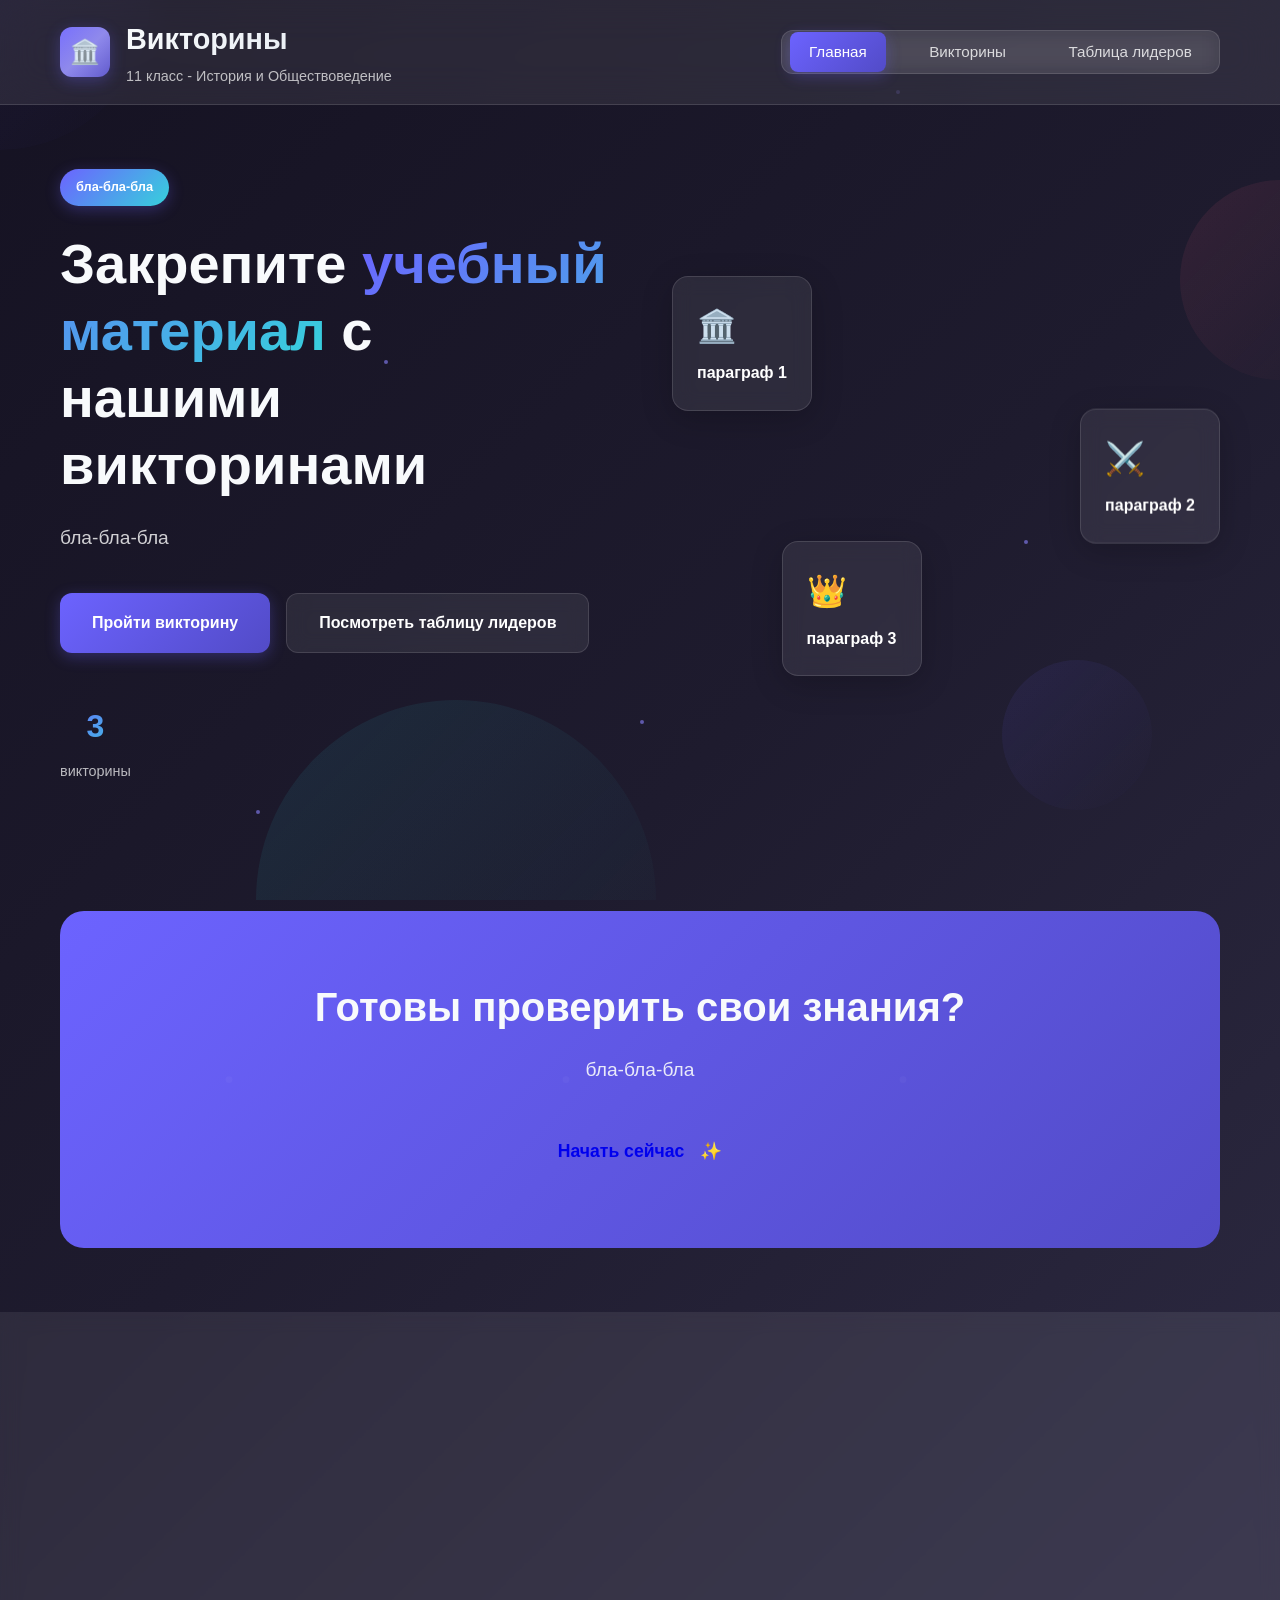
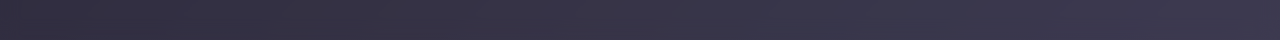
<file: index.html>
<!DOCTYPE html>
<html lang="ru">
<head>
    <meta charset="UTF-8">
    <meta name="viewport" content="width=device-width, initial-scale=1.0">
    <title>Исторические Викторины - Главная</title>
    <link rel="stylesheet" href="style.css">
</head>
<body>
    <!-- Анимированный фон -->
    <div class="animated-bg">
        <div class="bg-shape shape-1"></div>
        <div class="bg-shape shape-2"></div>
        <div class="bg-shape shape-3"></div>
        <div class="bg-shape shape-4"></div>
    </div>

    <!-- Плавающие частицы -->
    <div class="floating-particles">
        <div class="particle"></div>
        <div class="particle"></div>
        <div class="particle"></div>
        <div class="particle"></div>
        <div class="particle"></div>
        <div class="particle"></div>
    </div>

    <header>
        <div class="container">
            <div class="header-content">
                <div class="logo" onclick="window.location.href='index.html'">
                    <div class="logo-icon">
                        <div class="logo-shine"></div>
                        🏛️
                    </div>
                    <div class="logo-text">
                        <h1>Викторины</h1>
                        <p>11 класс - История и Обществоведение</p>
                    </div>
                </div>
                <nav>
                    <ul>
                        <li><a href="index.html" class="active">Главная</a></li>
                        <li><a href="quiz.html">Викторины</a></li>
                        <li><a href="leaders.html">Таблица лидеров</a></li>
                    </ul>
                </nav>
            </div>
        </div>
    </header>

    <main class="container">
        <section class="hero">
            <div class="hero-content">
                <div class="hero-badge">бла-бла-бла</div>
                <h2>Закрепите <span class="text-gradient">учебный материал</span> с нашими викторинами</h2>
                <p>бла-бла-бла</p>
                <div class="hero-actions">
                    <a href="quiz.html" class="btn btn-primary">
                        <span>Пройти викторину</span>
                        <div class="btn-shine"></div>
                    </a>
                    <a href="leaders.html" class="btn btn-secondary">
                        <span>Посмотреть таблицу лидеров</span>
                    </a>
                </div>
                <div class="hero-stats">
                    <div class="stat">
                        <div class="stat-number">3</div>
                        <div class="stat-label">викторины</div>
                    </div>
                </div>
            </div>
            <div class="hero-visual">
                <div class="floating-card card-1">
                    <div class="card-icon">🏛️</div>
                    <div class="card-title">параграф 1</div>
                </div>
                <div class="floating-card card-2">
                    <div class="card-icon">⚔️</div>
                    <div class="card-title">параграф 2</div>
                </div>
                <div class="floating-card card-3">
                    <div class="card-icon">👑</div>
                    <div class="card-title">параграф 3</div>
                </div>
            </div>
        </section>

        <section class="cta-section">
            <div class="cta-content">
                <h2>Готовы проверить свои знания?</h2>
                <p>бла-бла-бла</p>
                <a href="quiz.html" class="btn btn-large">
                    <span>Начать сейчас</span>
                    <div class="btn-sparkle">✨</div>
                </a>
            </div>
        </section>
    </main>

    <footer>
        <div class="container">
            <div class="footer-content">
                <div class="footer-main">
                    <div class="footer-logo">
                        <div class="logo-icon">🏛️</div>
                        <div class="logo-text">
                            <h3>Викторины</h3>
                            <p>бла-бла-бла</p>
                        </div>
                    </div>
                    <div class="footer-links">
                        <div class="link-group">
                            <h4>Навигация</h4>
                            <a href="index.html">Главная</a>
                            <a href="quiz.html">Викторины</a>
                            <a href="leaders.html">Таблица лидеров</a>
                        </div>
                        <div class="link-group">
                            <h4>Параграфы</h4>
                            <a href="quiz.html">§ 14. Культура Беларуси</a>
                            <a href="quiz.html">§ 15. Средневековье</a>
                            <a href="quiz.html">§ 16. Российская Империя</a>
                        </div>
                    </div>
                </div>
                <div class="footer-bottom">
                    <div class="footer-info">
                        <p>&copy; 2025 - Все права защищены. Викторины.</p>
                        <p>История и Обществоведение</p>
                    </div>
                    <div class="footer-badge">
                        <div class="badge-icon">🚀</div>
                        <span>бла-бла-бла</span>
                    </div>
                </div>
            </div>
        </div>
    </footer>

    <script>
        document.addEventListener('DOMContentLoaded', function() {
            const cards = document.querySelectorAll('.floating-card');
            cards.forEach((card, index) => {
                card.style.animationDelay = `${index * 0.5}s`;
            });
            
            const particles = document.querySelectorAll('.particle');
            particles.forEach((particle, index) => {
                particle.style.animationDelay = `${index * 2}s`;
            });
        });
    </script>
</body>
</html>
</file>
<file: style.css>
:root {
    --primary: #6C63FF;
    --primary-light: #8A84FF;
    --primary-dark: #524BC7;
    --secondary: #FF6584;
    --secondary-light: #FF8DA3;
    --secondary-dark: #E04A6D;
    --accent: #36D1DC;
    --accent-light: #67E8F9;
    --accent-dark: #0EA5E9;
    --success: #10B981;
    --warning: #F59E0B;
    --error: #EF4444;
    --dark: #1E1B2E;
    --darker: #151222;
    --light: #F8FAFC;
    --gray: #64748B;
    --glass-bg: rgba(255, 255, 255, 0.08);
    --glass-border: rgba(255, 255, 255, 0.12);
    --glass-shadow: 0 8px 32px rgba(0, 0, 0, 0.2);
}

* {
    margin: 0;
    padding: 0;
    box-sizing: border-box;
}

@import url('https://fonts.googleapis.com/css2?family=Inter:wght@300;400;500;600;700;800&display=swap');

body {
    font-family: 'Inter', sans-serif;
    line-height: 1.6;
    color: var(--light);
    background: linear-gradient(135deg, var(--darker) 0%, var(--dark) 50%, #2D2A42 100%);
    min-height: 100vh;
    overflow-x: hidden;
}

.container {
    max-width: 1200px;
    margin: 0 auto;
    padding: 0 20px;
}

/* Анимированный фон */
.animated-bg {
    position: fixed;
    top: 0;
    left: 0;
    width: 100%;
    height: 100%;
    z-index: -2;
    overflow: hidden;
}

.bg-shape {
    position: absolute;
    border-radius: 50%;
    background: linear-gradient(135deg, var(--primary), transparent);
    opacity: 0.1;
    animation: float 20s infinite linear;
}

.shape-1 {
    width: 300px;
    height: 300px;
    top: -150px;
    left: -150px;
    animation-delay: 0s;
}

.shape-2 {
    width: 200px;
    height: 200px;
    top: 20%;
    right: -100px;
    animation-delay: -5s;
    background: linear-gradient(135deg, var(--secondary), transparent);
}

.shape-3 {
    width: 400px;
    height: 400px;
    bottom: -200px;
    left: 20%;
    animation-delay: -10s;
    background: linear-gradient(135deg, var(--accent), transparent);
}

.shape-4 {
    width: 150px;
    height: 150px;
    bottom: 10%;
    right: 10%;
    animation-delay: -15s;
}

@keyframes float {
    0% {
        transform: translate(0, 0) rotate(0deg);
    }
    33% {
        transform: translate(30px, -50px) rotate(120deg);
    }
    66% {
        transform: translate(-20px, 20px) rotate(240deg);
    }
    100% {
        transform: translate(0, 0) rotate(360deg);
    }
}

/* Плавающие частицы */
.floating-particles {
    position: fixed;
    top: 0;
    left: 0;
    width: 100%;
    height: 100%;
    z-index: -1;
    pointer-events: none;
}

.particle {
    position: absolute;
    width: 4px;
    height: 4px;
    background: var(--primary-light);
    border-radius: 50%;
    opacity: 0.6;
    animation: particle-float 15s infinite linear;
}

.particle:nth-child(1) {
    top: 20%;
    left: 10%;
    animation-delay: 0s;
}

.particle:nth-child(2) {
    top: 60%;
    left: 80%;
    animation-delay: -2s;
}

.particle:nth-child(3) {
    top: 40%;
    left: 30%;
    animation-delay: -4s;
}

.particle:nth-child(4) {
    top: 80%;
    left: 50%;
    animation-delay: -6s;
}

.particle:nth-child(5) {
    top: 10%;
    left: 70%;
    animation-delay: -8s;
}

.particle:nth-child(6) {
    top: 90%;
    left: 20%;
    animation-delay: -10s;
}

@keyframes particle-float {
    0% {
        transform: translateY(0) translateX(0);
        opacity: 0;
    }
    10% {
        opacity: 0.6;
    }
    90% {
        opacity: 0.6;
    }
    100% {
        transform: translateY(-100vh) translateX(100px);
        opacity: 0;
    }
}

/* Шапка */
header {
    background: var(--glass-bg);
    backdrop-filter: blur(20px);
    border-bottom: 1px solid var(--glass-border);
    padding: 1rem 0;
    position: sticky;
    top: 0;
    z-index: 1000;
}

.header-content {
    display: flex;
    justify-content: space-between;
    align-items: center;
}

.logo {
    display: flex;
    align-items: center;
    gap: 1rem;
    cursor: pointer;
    transition: all 0.3s ease;
    position: relative;
}

.logo:hover {
    transform: translateY(-2px);
}

.logo-icon {
    width: 50px;
    height: 50px;
    background: linear-gradient(135deg, var(--primary), var(--primary-dark));
    border-radius: 12px;
    display: flex;
    align-items: center;
    justify-content: center;
    font-size: 1.5rem;
    position: relative;
    overflow: hidden;
    box-shadow: 0 4px 15px rgba(108, 99, 255, 0.3);
}

.logo-shine {
    position: absolute;
    top: -50%;
    left: -50%;
    width: 200%;
    height: 200%;
    background: linear-gradient(
        to right,
        rgba(255, 255, 255, 0) 0%,
        rgba(255, 255, 255, 0.3) 50%,
        rgba(255, 255, 255, 0) 100%
    );
    transform: rotate(45deg);
    animation: shine 3s infinite;
}

@keyframes shine {
    0% {
        left: -50%;
    }
    100% {
        left: 150%;
    }
}

.logo-text h1 {
    font-size: 1.8rem;
    background: linear-gradient(135deg, var(--light), #E2E8F0);
    -webkit-background-clip: text;
    -webkit-text-fill-color: transparent;
    margin-bottom: 0.2rem;
    font-weight: 800;
}

.logo-text p {
    font-size: 0.9rem;
    color: rgba(255, 255, 255, 0.7);
    font-weight: 500;
}

/* Навигация */
nav ul {
    display: flex;
    list-style: none;
    gap: 1.5rem;
    background: var(--glass-bg);
    backdrop-filter: blur(10px);
    padding: 0.5rem;
    border-radius: 12px;
    border: 1px solid var(--glass-border);
}

nav a {
    text-decoration: none;
    color: rgba(255, 255, 255, 0.8);
    font-weight: 500;
    padding: 0.7rem 1.2rem;
    border-radius: 8px;
    transition: all 0.3s ease;
    position: relative;
    font-size: 0.95rem;
}

nav a:hover {
    color: white;
    background: rgba(255, 255, 255, 0.1);
    transform: translateY(-1px);
}

nav a.active {
    color: white;
    background: linear-gradient(135deg, var(--primary), var(--primary-dark));
    box-shadow: 0 4px 15px rgba(108, 99, 255, 0.3);
}

/* Главный экран */
.hero {
    display: grid;
    grid-template-columns: 1fr 1fr;
    gap: 4rem;
    align-items: center;
    padding: 4rem 0;
    min-height: 80vh;
}

.hero-content {
    max-width: 600px;
}

.hero-badge {
    display: inline-block;
    background: linear-gradient(135deg, var(--primary), var(--accent));
    color: white;
    padding: 0.5rem 1rem;
    border-radius: 20px;
    font-size: 0.8rem;
    font-weight: 600;
    margin-bottom: 1.5rem;
    box-shadow: 0 4px 15px rgba(108, 99, 255, 0.3);
}

.hero h2 {
    font-size: 3.5rem;
    line-height: 1.2;
    margin-bottom: 1.5rem;
    font-weight: 800;
}

.text-gradient {
    background: linear-gradient(135deg, var(--primary), var(--accent));
    -webkit-background-clip: text;
    -webkit-text-fill-color: transparent;
}

.hero p {
    font-size: 1.2rem;
    color: rgba(255, 255, 255, 0.8);
    margin-bottom: 2.5rem;
    line-height: 1.6;
}

.hero-actions {
    display: flex;
    gap: 1rem;
    margin-bottom: 3rem;
}

.btn {
    display: inline-flex;
    align-items: center;
    gap: 0.5rem;
    padding: 1rem 2rem;
    border-radius: 12px;
    text-decoration: none;
    font-weight: 600;
    transition: all 0.3s ease;
    position: relative;
    overflow: hidden;
    border: none;
    cursor: pointer;
    font-size: 1rem;
}

.btn-primary {
    background: linear-gradient(135deg, var(--primary), var(--primary-dark));
    color: white;
    box-shadow: 0 4px 15px rgba(108, 99, 255, 0.3);
}

.btn-primary:hover {
    transform: translateY(-2px);
    box-shadow: 0 8px 25px rgba(108, 99, 255, 0.4);
}

.btn-secondary {
    background: var(--glass-bg);
    color: white;
    border: 1px solid var(--glass-border);
    backdrop-filter: blur(10px);
}

.btn-secondary:hover {
    background: rgba(255, 255, 255, 0.1);
    transform: translateY(-2px);
}

.btn-shine {
    position: absolute;
    top: 0;
    left: -100%;
    width: 100%;
    height: 100%;
    background: linear-gradient(
        90deg,
        transparent,
        rgba(255, 255, 255, 0.2),
        transparent
    );
    transition: left 0.5s;
}

.btn-primary:hover .btn-shine {
    left: 100%;
}

.btn-large {
    padding: 1.2rem 2.5rem;
    font-size: 1.1rem;
}

.btn-sparkle {
    margin-left: 0.5rem;
    animation: sparkle 2s infinite;
}

@keyframes sparkle {
    0%, 100% {
        opacity: 1;
        transform: scale(1);
    }
    50% {
        opacity: 0.7;
        transform: scale(1.1);
    }
}

.hero-stats {
    display: flex;
    gap: 2rem;
}

.stat {
    text-align: center;
}

.stat-number {
    font-size: 2rem;
    font-weight: 800;
    background: linear-gradient(135deg, var(--primary), var(--accent));
    -webkit-background-clip: text;
    -webkit-text-fill-color: transparent;
    margin-bottom: 0.5rem;
}

.stat-label {
    font-size: 0.9rem;
    color: rgba(255, 255, 255, 0.7);
}

/* Визуальная часть героя */
.hero-visual {
    position: relative;
    height: 400px;
}

.floating-card {
    position: absolute;
    background: var(--glass-bg);
    backdrop-filter: blur(10px);
    border: 1px solid var(--glass-border);
    border-radius: 16px;
    padding: 1.5rem;
    box-shadow: var(--glass-shadow);
    animation: float-card 6s infinite ease-in-out;
    transition: all 0.3s ease;
}

.floating-card:hover {
    transform: translateY(-5px) scale(1.05);
    box-shadow: 0 15px 40px rgba(0, 0, 0, 0.3);
}

.card-1 {
    top: 0;
    left: 0;
    animation-delay: 0s;
}

.card-2 {
    top: 50%;
    right: 0;
    transform: translateY(-50%);
    animation-delay: -2s;
}

.card-3 {
    bottom: 0;
    left: 20%;
    animation-delay: -4s;
}

@keyframes float-card {
    0%, 100% {
        transform: translateY(0);
    }
    50% {
        transform: translateY(-10px);
    }
}

.card-icon {
    font-size: 2rem;
    margin-bottom: 0.5rem;
}

.card-title {
    font-weight: 600;
    color: white;
}

/* CTA секция */
.cta-section {
    background: linear-gradient(135deg, var(--primary), var(--primary-dark));
    border-radius: 24px;
    padding: 4rem 2rem;
    text-align: center;
    margin: 4rem 0;
    position: relative;
    overflow: hidden;
}

.cta-section::before {
    content: '';
    position: absolute;
    top: 0;
    left: 0;
    width: 100%;
    height: 100%;
    background: url('data:image/svg+xml,<svg xmlns="http://www.w3.org/2000/svg" viewBox="0 0 100 100"><defs><pattern id="grain" width="100" height="100" patternUnits="userSpaceOnUse"><circle cx="50" cy="50" r="1" fill="rgba(255,255,255,0.1)"/></pattern></defs><rect width="100" height="100" fill="url(%23grain)"/></svg>');
    opacity: 0.3;
}

.cta-content {
    position: relative;
    z-index: 1;
}

.cta-content h2 {
    font-size: 2.5rem;
    margin-bottom: 1rem;
    font-weight: 800;
}

.cta-content p {
    font-size: 1.2rem;
    margin-bottom: 2rem;
    opacity: 0.9;
    max-width: 600px;
    margin-left: auto;
    margin-right: auto;
}

/* Подвал */
footer {
    background: var(--glass-bg);
    backdrop-filter: blur(10px);
    border-top: 1px solid var(--glass-border);
    padding: 3rem 0 1.5rem;
    margin-top: 4rem;
}

.footer-main {
    display: grid;
    grid-template-columns: 1fr 2fr;
    gap: 3rem;
    margin-bottom: 2rem;
}

.footer-logo {
    display: flex;
    align-items: flex-start;
    gap: 1rem;
}

.footer-logo .logo-icon {
    width: 40px;
    height: 40px;
    font-size: 1.2rem;
}

.footer-logo h3 {
    color: white;
    margin-bottom: 0.5rem;
    font-size: 1.3rem;
}

.footer-logo p {
    color: rgba(255, 255, 255, 0.7);
    font-size: 0.9rem;
}

.footer-links {
    display: grid;
    grid-template-columns: repeat(2, 1fr);
    gap: 2rem;
}

.link-group h4 {
    color: white;
    margin-bottom: 1rem;
    font-size: 1.1rem;
    font-weight: 600;
}

.link-group a {
    display: block;
    color: rgba(255, 255, 255, 0.7);
    text-decoration: none;
    margin-bottom: 0.5rem;
    transition: color 0.3s ease;
}

.link-group a:hover {
    color: white;
}

.footer-bottom {
    display: flex;
    justify-content: space-between;
    align-items: center;
    padding-top: 1.5rem;
    border-top: 1px solid var(--glass-border);
}

.footer-info p {
    color: rgba(255, 255, 255, 0.7);
    font-size: 0.9rem;
    margin-bottom: 0.2rem;
}

.footer-badge {
    display: flex;
    align-items: center;
    gap: 0.5rem;
    background: rgba(255, 255, 255, 0.1);
    padding: 0.5rem 1rem;
    border-radius: 20px;
    font-size: 0.9rem;
    font-weight: 500;
}

/* Адаптивность */
@media (max-width: 768px) {
    .hero {
        grid-template-columns: 1fr;
        text-align: center;
        gap: 2rem;
        padding: 2rem 0;
    }
    
    .hero h2 {
        font-size: 2.5rem;
    }
    
    .hero-actions {
        flex-direction: column;
        align-items: center;
    }
    
    .hero-stats {
        justify-content: center;
    }
    
    .hero-visual {
        height: 300px;
    }
    
    .header-content {
        flex-direction: column;
        gap: 1rem;
    }
    
    nav ul {
        flex-wrap: wrap;
        justify-content: center;
    }
    
    .footer-main {
        grid-template-columns: 1fr;
        gap: 2rem;
    }
    
    .footer-links {
        grid-template-columns: 1fr;
        gap: 1.5rem;
    }
    
    .footer-bottom {
        flex-direction: column;
        gap: 1rem;
        text-align: center;
    }
}
/* Стили для выбора класса */
.class-selector {
    display: grid;
    grid-template-columns: repeat(auto-fit, minmax(200px, 1fr));
    gap: 1.5rem;
    margin: 2rem 0;
}

.class-option {
    background: var(--glass-bg);
    backdrop-filter: blur(15px);
    border: 2px solid var(--glass-border);
    border-radius: 20px;
    padding: 0;
    cursor: pointer;
    transition: all 0.4s ease;
    position: relative;
    overflow: hidden;
}

.class-option::before {
    content: '';
    position: absolute;
    top: 0;
    left: 0;
    width: 100%;
    height: 100%;
    background: linear-gradient(135deg, var(--primary), transparent);
    opacity: 0;
    transition: opacity 0.3s ease;
    z-index: 1;
}

.class-option:hover::before {
    opacity: 0.1;
}

.class-option:hover {
    transform: translateY(-5px);
    border-color: var(--primary-light);
    box-shadow: 0 10px 30px rgba(108, 99, 255, 0.2);
}

.class-option.active {
    border-color: var(--primary);
    background: rgba(108, 99, 255, 0.1);
    box-shadow: 0 8px 25px rgba(108, 99, 255, 0.3);
    transform: translateY(-3px);
}

.class-card {
    padding: 2rem 1.5rem;
    display: flex;
    align-items: center;
    gap: 1.2rem;
    position: relative;
    z-index: 2;
}

.class-icon {
    font-size: 2.5rem;
    width: 60px;
    height: 60px;
    display: flex;
    align-items: center;
    justify-content: center;
    background: linear-gradient(135deg, var(--primary), var(--primary-dark));
    border-radius: 16px;
    box-shadow: 0 4px 15px rgba(108, 99, 255, 0.3);
}

.class-option.active .class-icon {
    background: linear-gradient(135deg, var(--success), var(--accent));
}

.class-info {
    flex: 1;
}

.class-name {
    font-size: 1.4rem;
    font-weight: 800;
    color: white;
    margin-bottom: 0.3rem;
}

.class-label {
    font-size: 0.9rem;
    color: rgba(255, 255, 255, 0.7);
    font-weight: 500;
}

.class-check {
    width: 24px;
    height: 24px;
    display: flex;
    align-items: center;
    justify-content: center;
}

.check-circle {
    width: 18px;
    height: 18px;
    border: 2px solid var(--glass-border);
    border-radius: 50%;
    transition: all 0.3s ease;
}

.class-option.active .check-circle {
    background: var(--success);
    border-color: var(--success);
    box-shadow: 0 0 0 4px rgba(16, 185, 129, 0.2);
}

/* Уведомления */
.notification {
    position: fixed;
    top: 100px;
    right: 20px;
    background: var(--glass-bg);
    backdrop-filter: blur(20px);
    border: 1px solid var(--glass-border);
    border-radius: 12px;
    padding: 1rem 1.5rem;
    color: white;
    font-weight: 500;
    z-index: 10000;
    transform: translateX(400px);
    opacity: 0;
    transition: all 0.3s ease;
    box-shadow: 0 10px 30px rgba(0, 0, 0, 0.3);
}

.notification.show {
    transform: translateX(0);
    opacity: 1;
}

.notification-success {
    border-left: 4px solid var(--success);
}

.notification-error {
    border-left: 4px solid var(--error);
}

.notification-content {
    display: flex;
    align-items: center;
    gap: 0.8rem;
}

.notification-icon {
    font-size: 1.2rem;
}

/* Адаптивность для выбора класса */
@media (max-width: 768px) {
    .class-selector {
        grid-template-columns: 1fr;
    }
    
    .class-card {
        padding: 1.5rem;
    }
    
    .notification {
        right: 10px;
        left: 10px;
        transform: translateY(-100px);
    }
    
    .notification.show {
        transform: translateY(0);
    }
}
</file>
